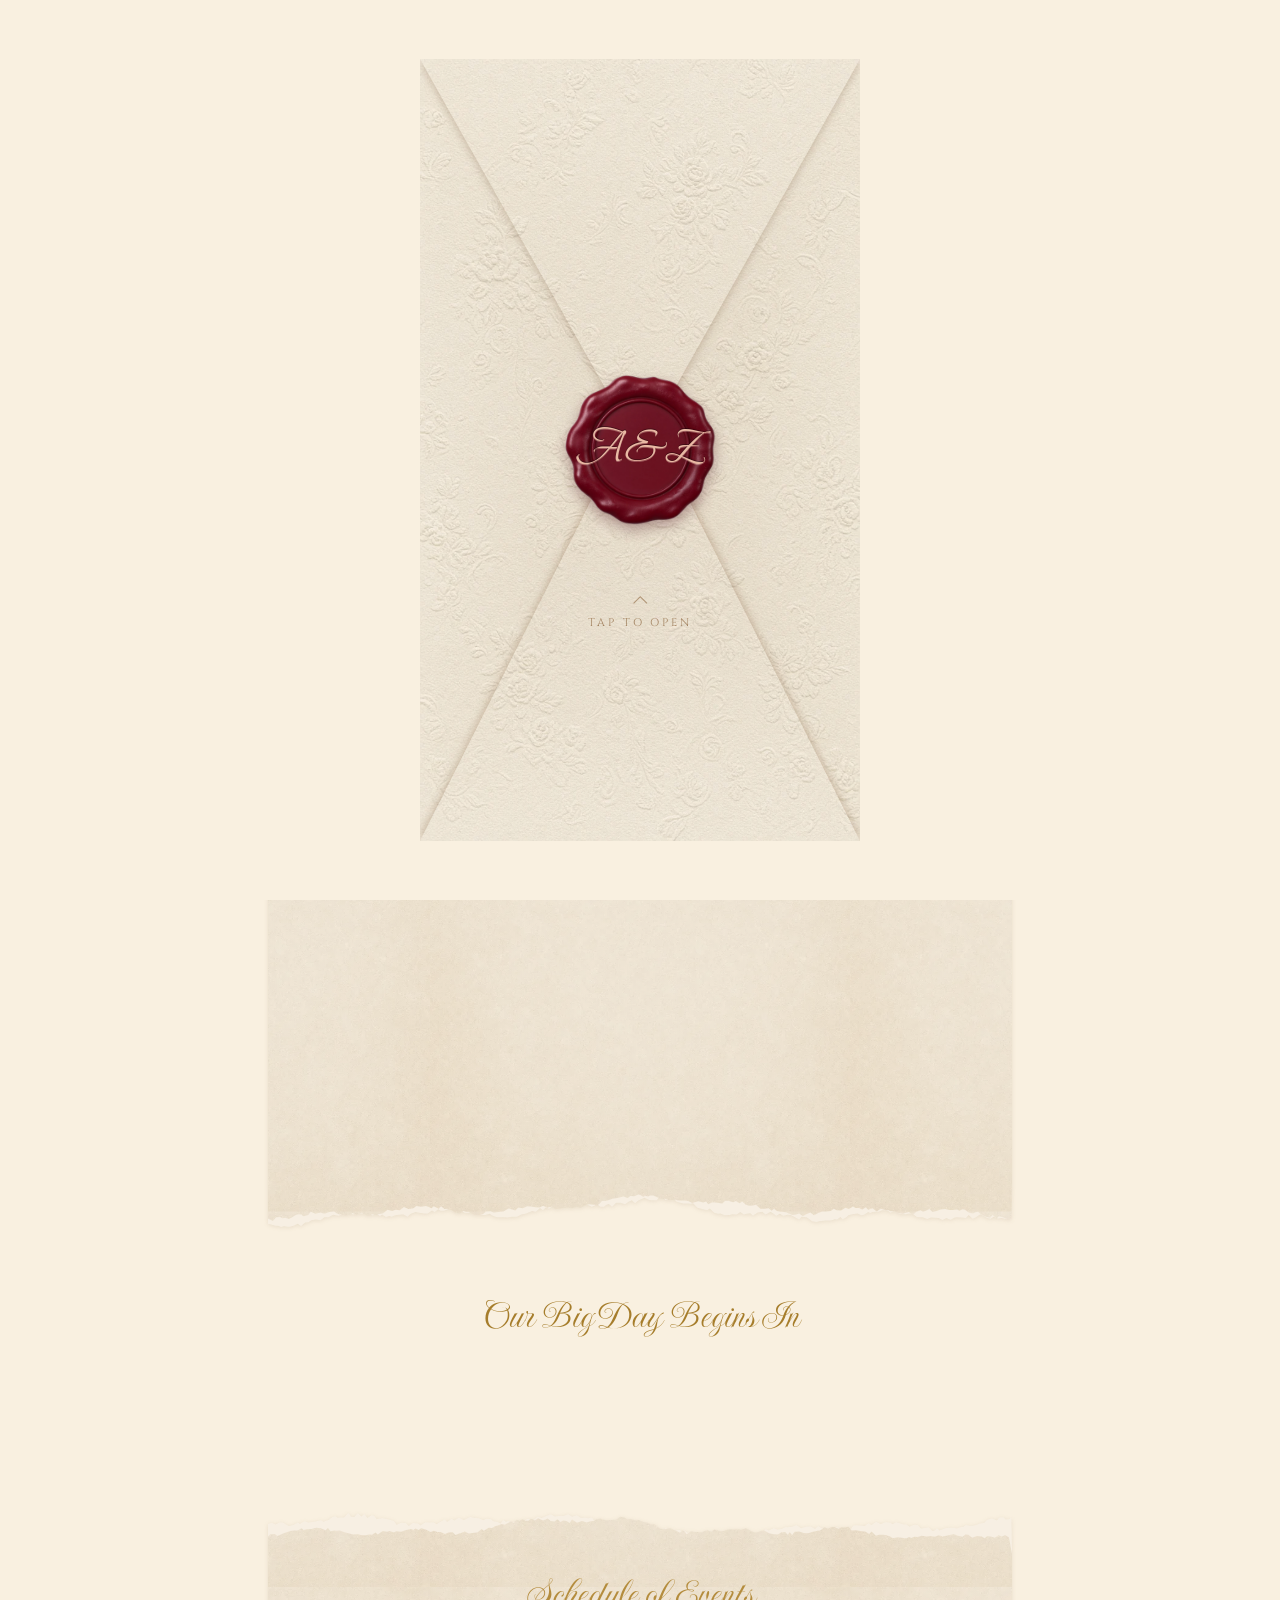
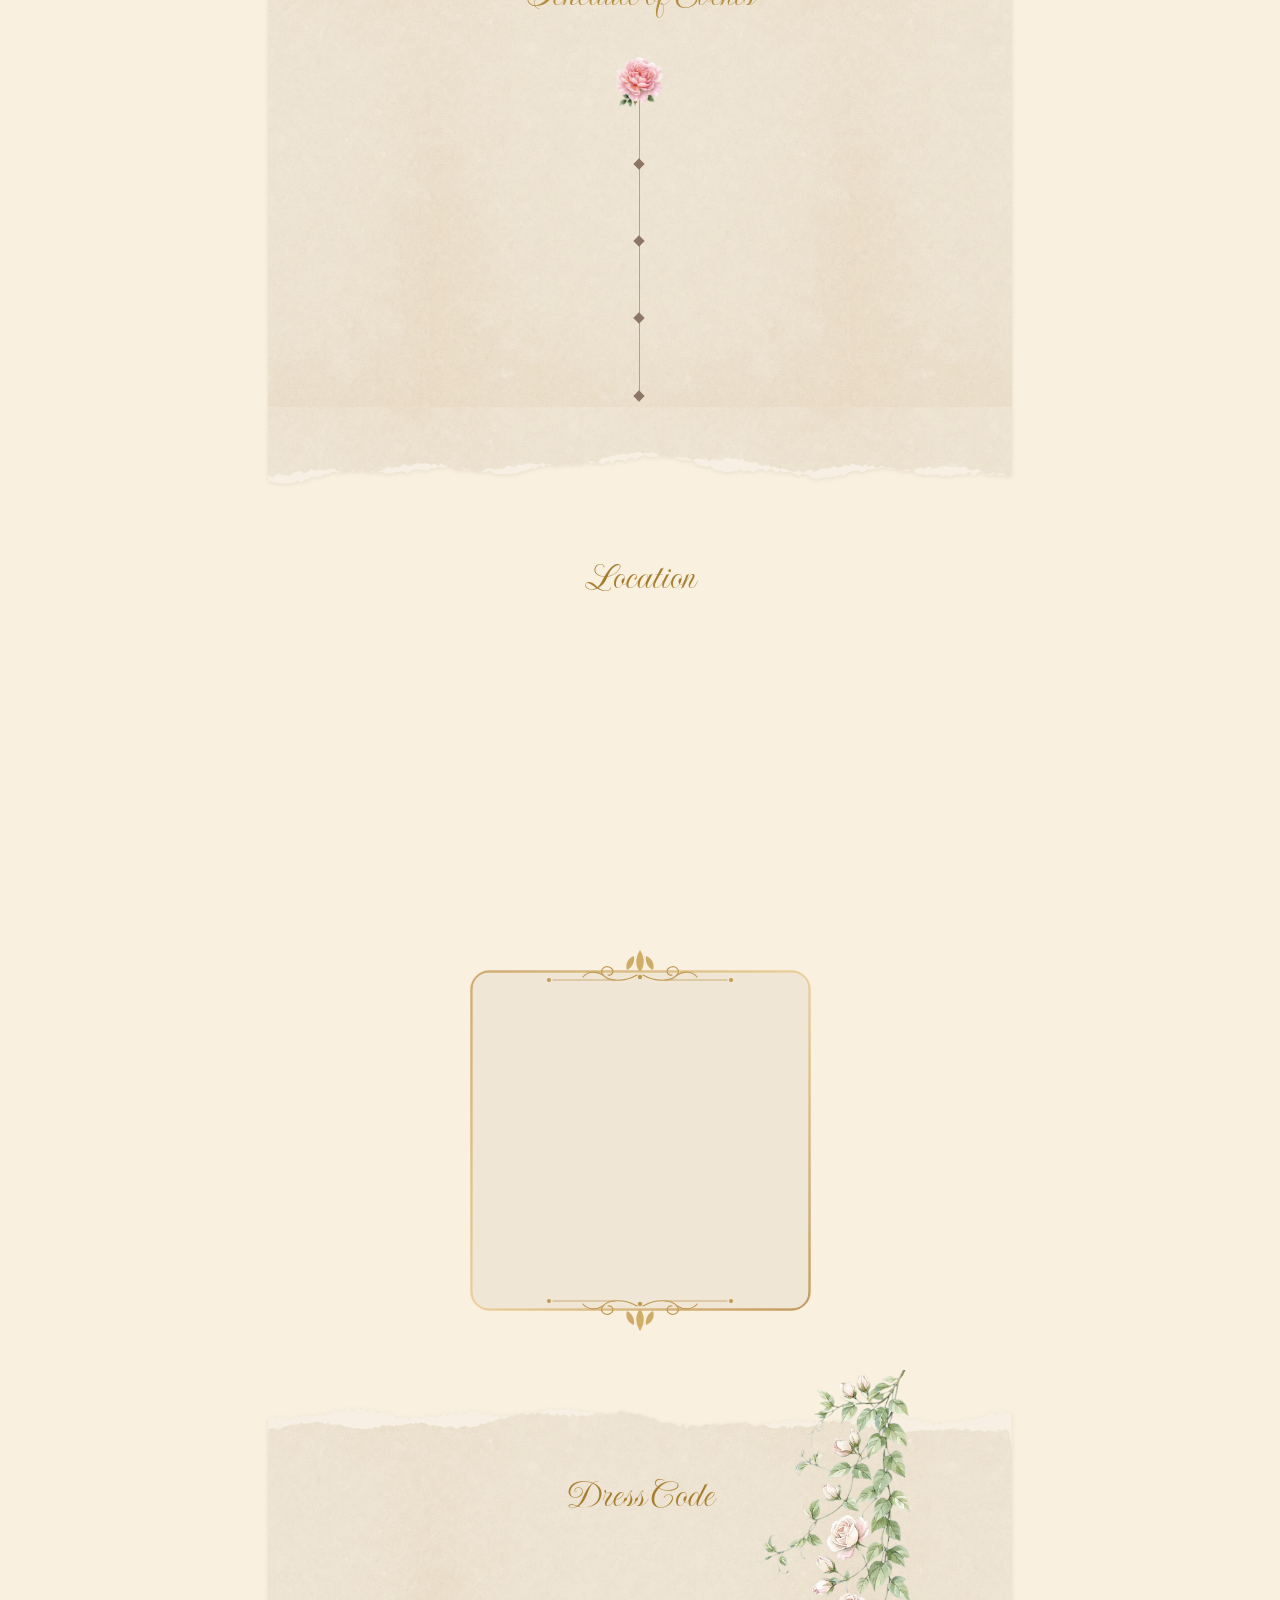
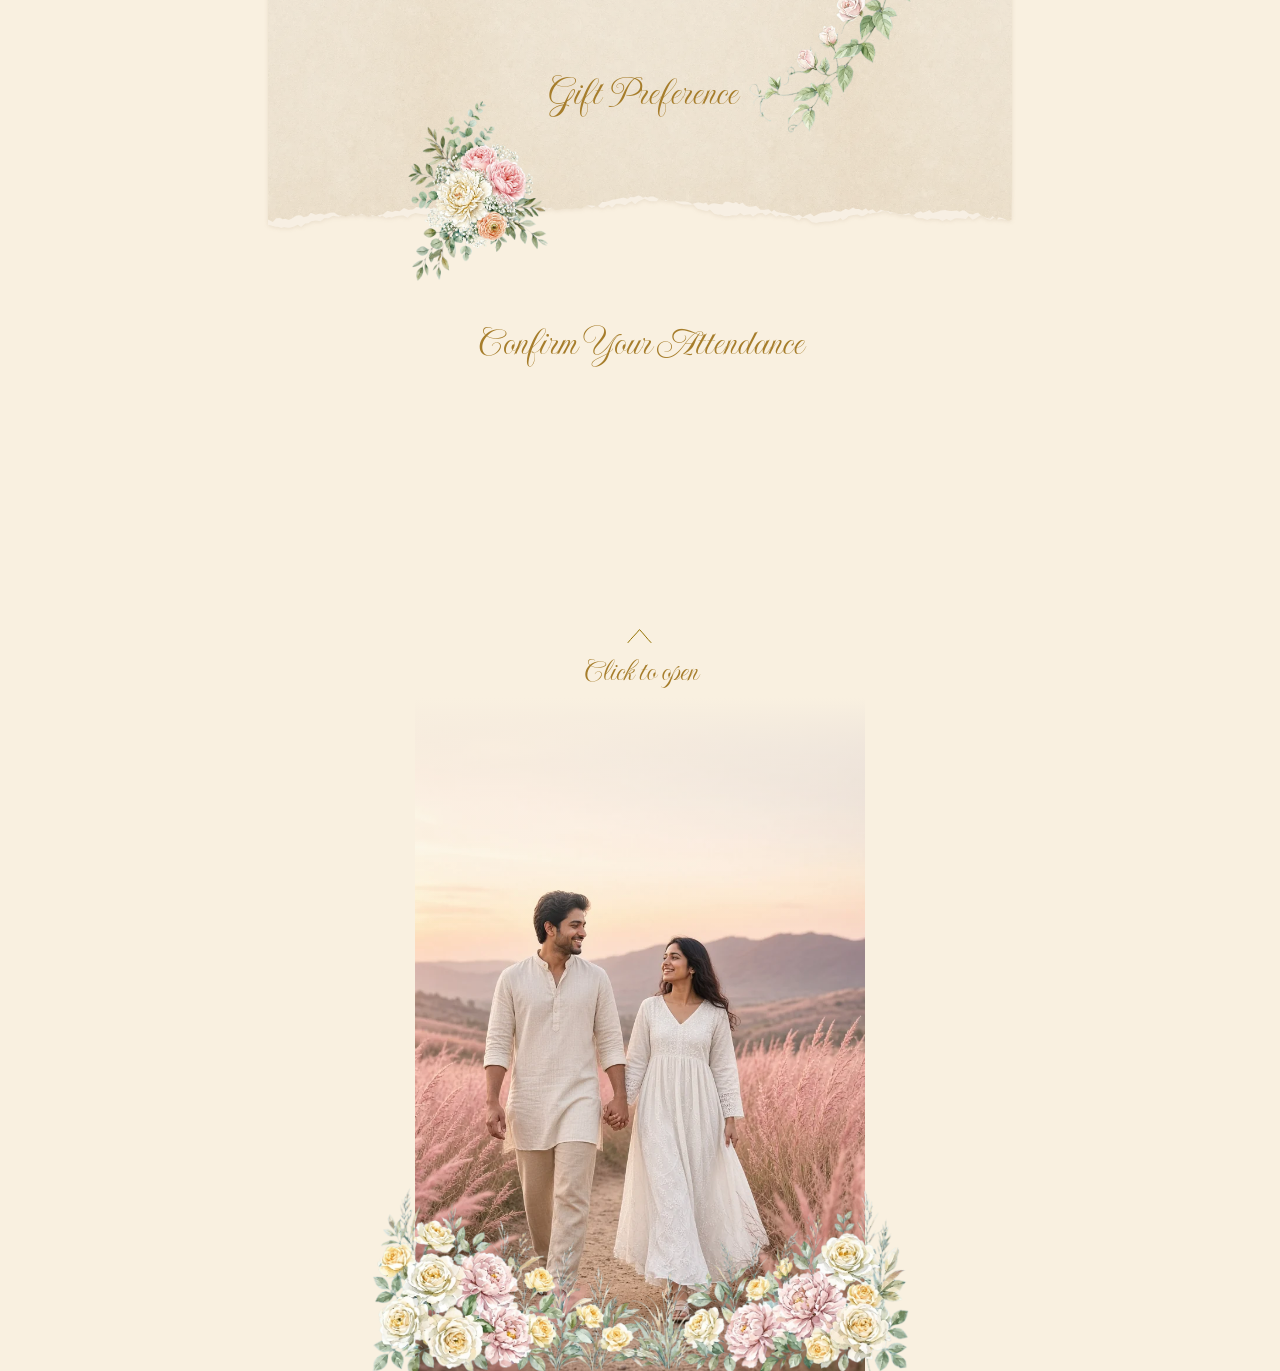
<file: index.html>
<!doctype html>
<html lang="en">
<head>
<meta charset="utf-8">
<meta name="viewport" content="width=device-width,initial-scale=1,viewport-fit=cover">
<meta name="theme-color" content="#f9f0e0">
<title>The Sacred Garden — Wedding Invitation</title>
<meta property="og:title" content="The Sacred Garden — Wedding Invitation">
<meta property="og:description" content="You are warmly invited. Tap to open the invitation.">
<link rel="preload" href="assets/fonts/BeauRivage-400-normal-latin.woff2" as="font" type="font/woff2" crossorigin>
<link rel="preload" href="assets/fonts/ImperialScript-400-normal-latin.woff2" as="font" type="font/woff2" crossorigin>
<link rel="stylesheet" href="assets/fonts/fonts.css">
<link rel="stylesheet" href="styles.css">
</head>
<body class="is-locked">
<audio id="bgm" loop preload="auto"></audio>

<!-- ============ ENVELOPE INTRO ============ -->
<div id="intro" aria-label="Open your invitation" role="button" tabindex="0">
  <div class="env" id="env">
    <div class="env__inside"></div>
    <div class="env__glow"></div>
    <div class="env__w env__w--lr"><div class="env__flap env__flap--l"></div></div>
    <div class="env__w env__w--lr"><div class="env__flap env__flap--r"></div></div>
    <div class="env__w env__w--b"><div class="env__flap env__flap--b"></div></div>
    <div class="env__top" id="envTop"><div class="env__flap env__flap--t"></div></div>
    <div class="env__seal" id="envSeal"><img src="assets/img/seal.webp" alt=""><span class="env__mono" data-bind="monogram">A&amp;Z</span></div>
  </div>
  <div class="tap"><div class="tap__chev"></div><div class="tap__lbl">Tap to open</div></div>
</div>

<button id="audioBtn" type="button" aria-label="Pause music">
  <svg class="i-pause" viewBox="0 0 24 24"><rect x="6" y="5" width="4" height="14" rx="1"/><rect x="14" y="5" width="4" height="14" rx="1"/></svg>
  <svg class="i-play" viewBox="0 0 24 24"><polygon points="5,3 19,12 5,21"/></svg>
</button>

<main id="page">
  <!-- ============ 1. HERO ============ -->
  <section class="sec s-hero" id="s-hero">
    <div class="a hero-art"><img data-src-k="hero_image" src="assets/img/hero.webp" alt=""><div class="petals" aria-hidden="true"><i></i><i></i><i></i><i></i><i></i><i></i><i></i><i></i></div></div>
    <div class="a hero-glow"></div>
    <p class="a t-script hero-label" data-hero data-bind="hero_label" data-opt>Wedding Day</p>
    <p class="a t-ovo hero-date" data-hero data-bind="date_short">24.01.27</p>
    <h1 class="a t-names hero-names" data-hero><span class="fit" data-bind="groom_name">Ayaan</span><span class="gap"></span><span class="fit" data-bind="bride_name">Zoya</span></h1>
    <p class="a t-script hero-amp" data-hero>&amp;</p>
    <a class="a t-script hero-scroll" href="#s-count">Scroll down</a>
    <svg class="a chev bob hero-chev" viewBox="0 0 25 15.86"><path d="M1 1C4.37 5.44 9.14 9.57 12.5 14C16.8 9.57 19.69 5.44 23.99 1" fill="none" stroke="#937100" stroke-linecap="round"/></svg>
    <img class="a sway sway--a hero-fl" src="assets/img/flowers_left.webp" alt="">
    <img class="a sway sway--b hero-fr" src="assets/img/flowers_right.webp" alt="">
    <div class="a paper paper--hero"></div>
    <p class="a blessing" data-bind="blessing" data-opt dir="auto"></p>
    <p class="a t-script tagline" data-anim="fadein" data-dur="1" data-bind="tagline" data-opt data-ml></p>
    <div class="a t-body invite" data-anim="fadein" data-dur="2" data-delay=".2"><span data-bind="invite_heading" data-opt></span><span data-bind="invite_message" data-opt data-ml></span></div>
  </section>

  <!-- ============ 2. COUNTDOWN ============ -->
  <section class="sec s-count" id="s-count">
    <h2 class="a t-script sec-title" data-bind="countdown_title" data-opt>Our Big Day Begins In</h2>
    <div class="a cd" id="cd" data-anim="fadeinup" data-dur="1" data-dist="100">
      <div class="cd__b" id="cd-d"><div class="cd__w"><div class="cd__n">00</div></div><div class="cd__l">Days</div></div>
      <div class="cd__s s1">:</div>
      <div class="cd__b" id="cd-h"><div class="cd__w"><div class="cd__n">00</div></div><div class="cd__l">Hours</div></div>
      <div class="cd__s s2">:</div>
      <div class="cd__b" id="cd-m"><div class="cd__w"><div class="cd__n">00</div></div><div class="cd__l">Minutes</div></div>
      <div class="cd__s s3">:</div>
      <div class="cd__b" id="cd-s"><div class="cd__w"><div class="cd__n">00</div></div><div class="cd__l">Seconds</div></div>
    </div>
    <p class="a t-body cd-done" id="cdDone" hidden>Today is the day!</p>
  </section>

  <!-- ============ 3. SCHEDULE ============ -->
  <section class="sec s-sched" id="s-sched" data-opt-sec="events">
    <div class="a paper paper--sched"></div>
    <h2 class="a t-script sec-title sched-title" data-bind="schedule_title">Schedule of Events</h2>
    <svg class="a orn-l" data-anim="fadeinleft" data-dur="2" data-dist="40" viewBox="0 0 79 41" preserveAspectRatio="none"><use href="#flourish"/></svg>
    <svg class="a orn-r" data-anim="fadeinright" data-dur="2" data-dist="40" viewBox="0 0 79 41" preserveAspectRatio="none"><use href="#flourish" transform="translate(79 0) scale(-1 1)"/></svg>
    <div class="tl" id="tl"><div class="a tl__line" id="tlLine"></div><img class="a tl__rose" id="tlRose" src="assets/img/rose.webp" alt=""></div>
  </section>

  <!-- ============ 4. LOCATION ============ -->
  <section class="sec s-loc" id="s-loc" data-opt-sec="venue">
    <h2 class="a t-script sec-title">Location</h2>
    <svg class="a loc-orn" data-anim="zoomin" data-dur="3" data-scale=".9" viewBox="0 0 92 28"><use href="#crest-sm"/></svg>
    <div class="petal-fall" aria-hidden="true"><i class="pf1"></i><i class="pf2"></i><i class="pf3"></i><i class="pf4"></i><i class="pf5"></i><i class="pf6"></i></div>
    <p class="a t-body loc-name" data-anim="fadeinup" data-dur="2" data-dist="40" data-bind="venue">Taj Falaknuma Palace</p>
    <p class="a t-body loc-addr" data-anim="fadeinup" data-dur="2" data-dist="40"><span data-bind="venue_address" data-opt data-prefix="Address: "></span></p>
    <img class="a loc-art" data-anim="zoomin" data-dur="1" data-scale=".9" src="assets/img/venue.webp" alt="">
  </section>

  <!-- ============ 5. MAP ============ -->
  <section class="sec s-map" id="s-map" data-opt-sec="venue">
    <svg class="a map-frame" viewBox="0 0 341 341"><defs><linearGradient id="gfr" x1="0" y1="0" x2="1" y2="1"><stop offset="0" stop-color="#c49a54"/><stop offset=".5" stop-color="#e6c88e"/><stop offset="1" stop-color="#b8863f"/></linearGradient></defs><rect x="1.5" y="1.5" width="338" height="338" rx="18" fill="none" stroke="url(#gfr)" stroke-width="2.4"/></svg>
    <div class="a map-box"><iframe id="mapFrame" title="Venue map" loading="lazy" referrerpolicy="no-referrer-when-downgrade" allowfullscreen></iframe><a class="map-open" id="mapOpen" target="_blank" rel="noopener">Open in Google Maps ↗</a></div>
    <svg class="a map-orn map-orn--t" viewBox="0 0 190 43"><use href="#crest"/></svg>
    <svg class="a map-orn map-orn--b" viewBox="0 0 190 43"><use href="#crest" transform="translate(0 43) scale(1 -1)"/></svg>
  </section>

  <!-- ============ 6. DRESS CODE & GIFTS ============ -->
  <section class="sec s-notes" id="s-notes">
    <div class="a paper paper--notes"></div>
    <img class="a sway sway--c notes-vine" src="assets/img/vine.webp" alt="">
    <img class="a sway sway--d notes-fl" src="assets/img/flowers_left.webp" alt="">
    <div class="notes" id="notes">
      <div class="note" data-opt-wrap="dress_code"><h2 class="t-script sec-title-in">Dress Code</h2><p class="t-body note__p" data-anim="fadeinup" data-dur="2" data-dist="40" data-bind="dress_code"></p></div>
      <div class="note" data-opt-wrap="gift_note"><h2 class="t-script sec-title-in">Gift Preference</h2><p class="t-body note__p" data-anim="fadeinup" data-dur="2" data-dist="40" data-bind="gift_note"></p></div>
    </div>
  </section>

  <!-- ============ 7. RSVP ============ -->
  <section class="sec s-rsvp" id="s-rsvp">
    <h2 class="a t-script sec-title">Confirm Your Attendance</h2>
    <p class="a t-body rsvp-p" data-anim="fadeinup" data-dur="2" data-dist="40" data-bind="rsvp_message" data-opt></p>
    <button class="a rsvp-seal" id="rsvpOpen" type="button" data-anim="zoomin" data-dur="1.5" data-delay=".5" data-scale=".9" aria-label="Open the RSVP form">
      <img src="assets/img/seal.webp" alt=""><span class="rsvp-seal__t">RSVP</span><svg class="rsvp-seal__o" viewBox="0 0 60 10"><use href="#tiny"/></svg>
    </button>
    <svg class="a chev bob rsvp-chev" viewBox="0 0 25 15.86"><path d="M1 14.5C4.37 10.1 9.14 5.9 12.5 1.5C16.8 5.9 19.69 10.1 23.99 14.5" fill="none" stroke="#937100" stroke-linecap="round"/></svg>
    <button class="a t-script bob rsvp-click" type="button" onclick="document.getElementById('rsvpOpen').click()">Click to open</button>
  </section>

  <!-- ============ 8. CLOSING ============ -->
  <section class="sec s-end" id="s-end">
    <img class="a end-photo" data-src-k="couple_photo" src="assets/img/couple.webp" alt="The couple">
    <div class="a end-fade"></div>
    <h2 class="a t-script sec-title end-title" data-anim="fadein" data-dur="1" data-bind="closing_line" data-opt></h2>
    <p class="a t-body end-names" data-anim="fadeinup" data-dur="2" data-dist="40" data-bind="names_and">Ayaan and Zoya</p>
    <img class="a sway sway--e end-border" src="assets/img/border.webp" alt="">
  </section>
  
</main>

<!-- ============ RSVP POPUP ============ -->
<div class="pop" id="pop" hidden role="dialog" aria-modal="true" aria-labelledby="popT">
  <button class="pop__x" id="popX" type="button" aria-label="Close dialog window"><svg width="23" height="23" viewBox="0 0 23 23"><g fill="#fff"><rect transform="translate(11.31 11.31) rotate(-45) translate(-11.31 -11.31)" x="10.31" y="-3.69" width="2" height="30"/><rect transform="translate(11.31 11.31) rotate(45) translate(-11.31 -11.31)" x="10.31" y="-3.69" width="2" height="30"/></g></svg></button>
  <form class="pop__box" id="rsvpForm" novalidate>
    <h3 id="popT">Confirm Your Attendance</h3>
    <p class="pop__d" data-bind="rsvp_by" data-opt></p>
    <label class="pf"><span>Your name</span><input name="name" required autocomplete="name"></label>
    <div class="pf"><span>Will you be attending?</span>
      <label class="rd"><input type="radio" name="att" value="Joyfully accepts" required><i></i>Joyfully accepts</label>
      <label class="rd"><input type="radio" name="att" value="Regretfully declines"><i></i>Regretfully declines</label></div>
    <label class="pf"><span>Number of guests attending</span><input name="guests" inputmode="numeric"></label>
    <label class="pf"><span>A song that gets you dancing</span><input name="song"></label>
    <label class="pf"><span>Children attending</span><small>Please share their names and ages.</small><input name="kids"></label>
    <p class="pop__err" id="popErr" hidden>Please add your name and choose an option.</p>
    <button class="pop__btn" type="submit"><span>Submit</span><i class="shine"></i></button>
    <p class="pop__ok" id="popOk" hidden>Thank you! WhatsApp will open with your reply — just press send.</p>
  </form>
</div>

<!-- SVG ornaments (original drawings) -->
<svg width="0" height="0" style="position:absolute" aria-hidden="true">
  <defs>
    <g id="flourish" fill="none" stroke="#b48c3d" stroke-width="1.3" stroke-linecap="round">
      <path d="M77 21 C60 21 50 17 40 13 C30 9 21 11 18 18 C15 25 22 30 27 26 C31 23 28 18 24 19"/>
      <path d="M40 13 C34 22 26 30 14 31 C8 31 4 28 3 24"/>
      <path d="M77 21 C64 22 56 26 50 31 C46 34 41 34 39 31"/>
      <path d="M58 19 c3 -6 9 -8 13 -6 c-3 5 -8 7 -13 6z" fill="#b48c3d" stroke="none"/>
      <path d="M48 28 c2 5 7 7 11 5 c-2 -4 -7 -6 -11 -5z" fill="#b48c3d" stroke="none"/>
      <circle cx="3" cy="24" r="1.6" fill="#b48c3d" stroke="none"/>
      <path d="M11 13 c-4 -3 -4 -8 0 -10 c3 3 3 7 0 10z" fill="#b48c3d" stroke="none" opacity=".85"/>
    </g>
    <g id="crest-sm" fill="none" stroke="#b48c3d" stroke-width="1.1" stroke-linecap="round">
      <path d="M46 6 c-3 5 -3 9 0 13 c3 -4 3 -8 0 -13z" fill="#c7a258" stroke="none"/>
      <path d="M2 18 H38 M54 18 H90" opacity=".7"/>
      <path d="M44 19 C38 26 28 26 24 21 C21 17 26 13 30 16 C33 18 31 22 28 21"/>
      <path d="M48 19 C54 26 64 26 68 21 C71 17 66 13 62 16 C59 18 61 22 64 21"/>
      <circle cx="46" cy="22" r="1.6" fill="#b48c3d" stroke="none"/>
    </g>
    <g id="crest" fill="none" stroke="#c19a52" stroke-width="1.2" stroke-linecap="round">
      <path d="M8 38 H70 M120 38 H182" opacity=".75"/>
      <circle cx="4" cy="38" r="2" fill="#c19a52" stroke="none"/><circle cx="186" cy="38" r="2" fill="#c19a52" stroke="none"/>
      <path d="M95 8 c-5 8 -5 16 0 22 c5 -6 5 -14 0 -22z" fill="#d1ad66" stroke="none"/>
      <path d="M89 14 c-6 2 -9 8 -7 14 c5 -2 8 -8 7 -14z M101 14 c6 2 9 8 7 14 c-5 -2 -8 -8 -7 -14z" fill="#c9a35b" stroke="none" opacity=".9"/>
      <path d="M92 33 C80 40 64 40 58 33 C54 28 60 22 66 26 C70 29 67 34 63 33"/>
      <path d="M98 33 C110 40 126 40 132 33 C136 28 130 22 124 26 C120 29 123 34 127 33"/>
      <path d="M58 33 C50 28 42 30 38 35 M132 33 C140 28 148 30 152 35"/>
      <circle cx="95" cy="35" r="2.2" fill="#c19a52" stroke="none"/>
    </g>
    <g id="tiny" fill="none" stroke="#d9b56c" stroke-width=".9" stroke-linecap="round">
      <path d="M2 5 H22 M38 5 H58"/><path d="M30 1.5 l3 3.5 -3 3.5 -3 -3.5z" fill="#d9b56c" stroke="none"/>
      <path d="M22 5 c2 -3 4 -3 5 0 M38 5 c-2 3 -4 3 -5 0"/>
    </g>
  </defs>
</svg>

<script src="assets/sample-data.js"></script>
<script src="assets/jfy-codec.js"></script>
<script src="assets/data-loader.js"></script>
<script src="script.js"></script>
</body>
</html>
</file>
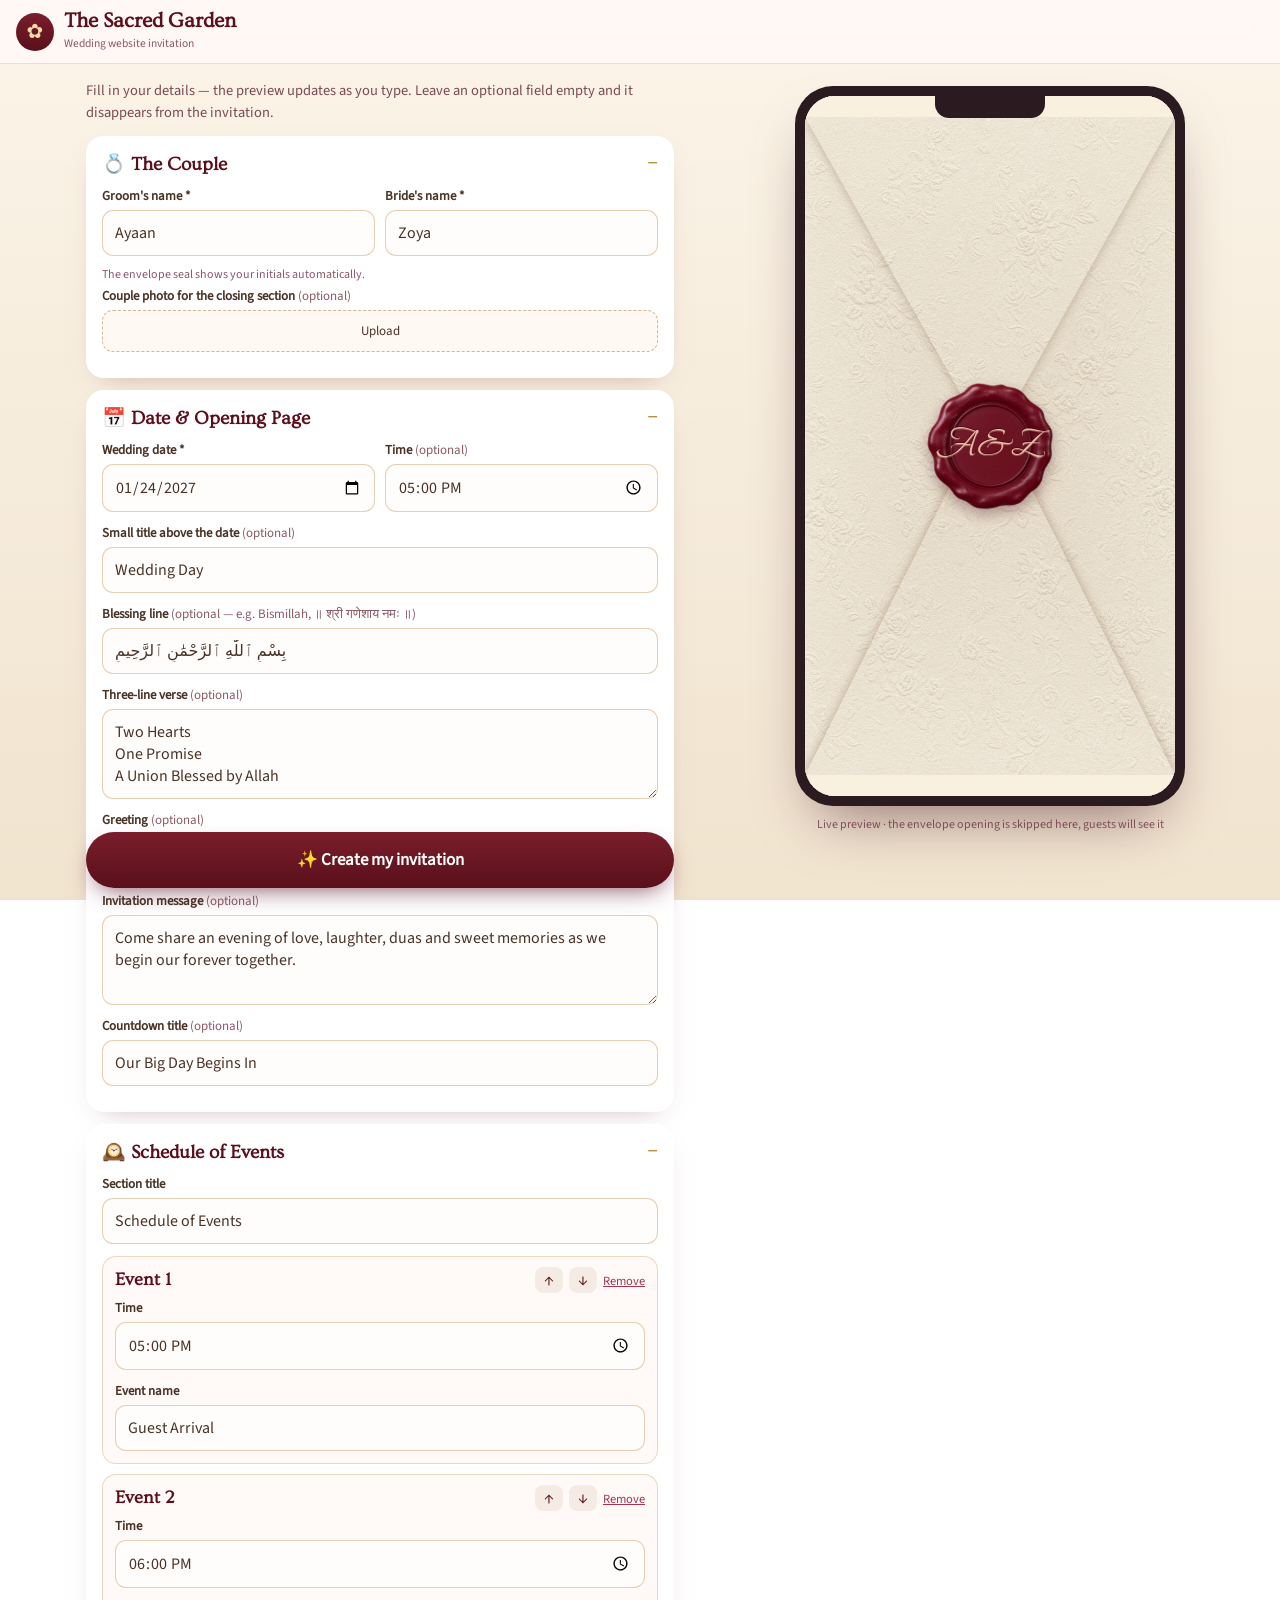
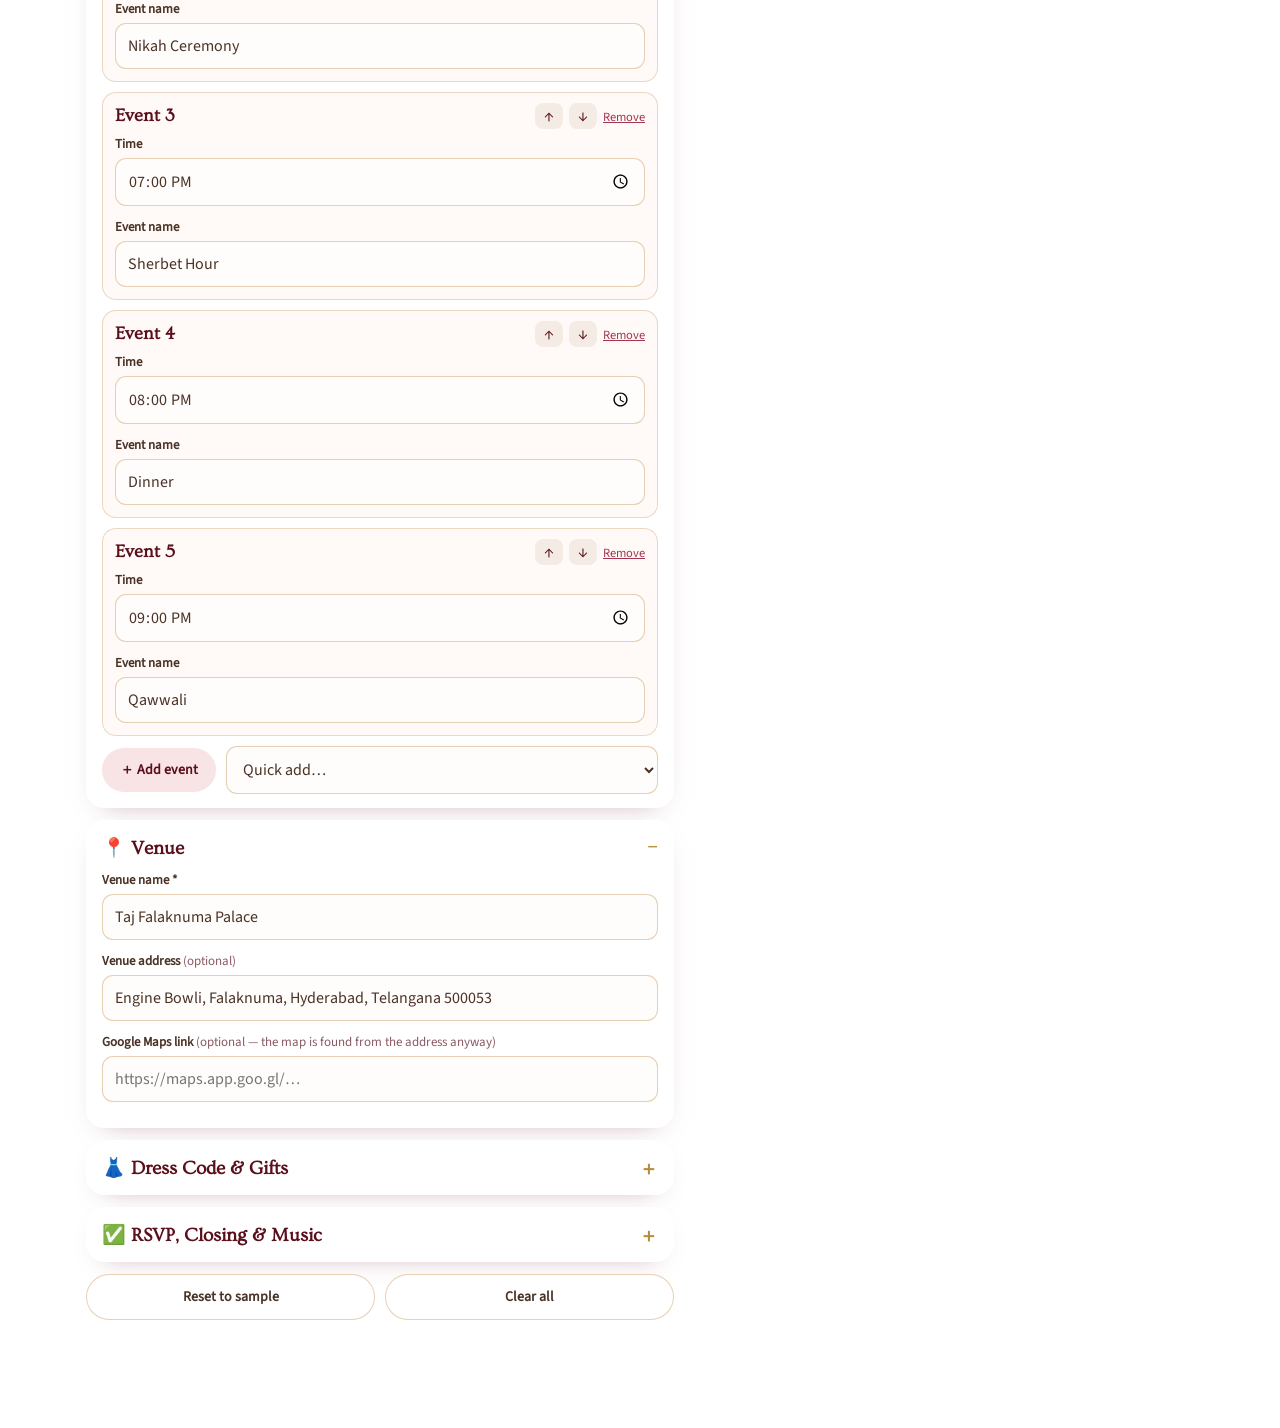
<file: edit.html>
<!doctype html>
<html lang="en">
<head>
<meta charset="utf-8">
<meta name="viewport" content="width=device-width,initial-scale=1,viewport-fit=cover">
<title>Customize your Sacred Garden invitation — Just For You</title>
<link rel="stylesheet" href="assets/fonts/fonts.css">
<link rel="stylesheet" href="assets/editor.css">
<style>:root{--c1:#5a0f1b;--c2:#b07a5a;--c3:#b48c3d;--c4:#4a3326;--mono:linear-gradient(180deg,#7a1e2c,#5a0f1b);--page:linear-gradient(180deg,#fbf4e8,#f1e4cf);--head:'Ovo';--script:'Imperial Script';--ui:'Source Sans 3'}.grp summary{font-size:19px}.sheet h2{font-size:40px}</style>
</head>
<body>
<header class="top">
  <div class="brand"><span class="brand__mono">✿</span><div><b>The Sacred Garden</b><small>Wedding website invitation</small></div></div>
  <nav class="tabs" role="tablist"><button type="button" class="tab on" data-view="form">✎ Edit</button><button type="button" class="tab" data-view="preview">👁 Preview</button></nav>
</header>
<div class="wrap">
  <form class="panel" id="ed" autocomplete="off" novalidate></form>
  <section class="preview" id="preview">
    <div class="phone"><div class="phone__notch"></div><iframe id="pv" title="Invitation preview"></iframe></div>
    <p class="pvnote">Live preview · the envelope opening is skipped here, guests will see it</p>
  </section>
</div>
<div class="sheet" id="sheet" hidden>
  <div class="sheet__card">
    <button type="button" class="sheet__x" id="sheetX" aria-label="Close">×</button>
    <div class="sheet__tick">✓</div>
    <h2>Your invitation is ready!</h2>
    <p>Share this link with your guests. Everything you typed is saved inside the link.</p>
    <div class="link"><input id="shareUrl" readonly aria-label="Your invitation link"><button type="button" class="btn btn--main" id="copyBtn">Copy</button></div>
    <p class="note" id="lenNote"></p>
    <div class="sheet__btns">
      <a class="btn btn--wa" id="waShare" target="_blank" rel="noopener">Share on WhatsApp</a>
      <a class="btn btn--ghost" id="openLink" target="_blank" rel="noopener">Open invitation ↗</a>
      <button type="button" class="btn btn--ghost" id="nativeShare" hidden>Share…</button>
    </div>
  </div>
</div>
<script src="assets/sample-data.js"></script>
<script>
window.JFY_FORM = {
  title: 'Wedding invitation', draftKey: 'jfy-sacred-garden-draft',
  shareText: function (d) { return 'You are invited to the wedding of ' + d.groom_name + ' & ' + d.bride_name + ' 💐'; },
  groups: [
    { title: '💍 The Couple', open: true, fields: [
      { k: 'groom_name', label: "Groom's name", req: true, max: 24, half: true },
      { k: 'bride_name', label: "Bride's name", req: true, max: 24, half: true },
      { type: 'note', text: 'The envelope seal shows your initials automatically.' },
      { k: 'couple_photo', label: 'Couple photo for the closing section', type: 'photo', maxpx: 900 }
    ]},
    { title: '📅 Date & Opening Page', open: true, fields: [
      { k: 'event_date', label: 'Wedding date', type: 'datetime', req: true },
      { k: 'hero_label', label: 'Small title above the date', max: 30, ph: 'Wedding Day' },
      { k: 'blessing', label: 'Blessing line', max: 60, hint: 'e.g. Bismillah, ॥ श्री गणेशाय नमः ॥' },
      { k: 'tagline', label: 'Three-line verse', type: 'textarea', rows: 3, max: 110 },
      { k: 'invite_heading', label: 'Greeting', max: 40 },
      { k: 'invite_message', label: 'Invitation message', type: 'textarea', rows: 3, max: 220 },
      { k: 'countdown_title', label: 'Countdown title', max: 34 }
    ]},
    { title: '🕰️ Schedule of Events', open: true, fields: [
      { k: 'schedule_title', label: 'Section title', max: 30, opt: false },
      { k: 'events', type: 'list', item: 'event', presetKey: 'name', presets: ['Guest Arrival', 'Nikah Ceremony', 'Baraat', 'Pheras', 'Varmala', 'Mocktail Hour', 'Dinner', 'Qawwali', 'Dance', 'Rukhsati'], fields: [
        { k: 'time', label: 'Time', type: 'time', opt: false },
        { k: 'name', label: 'Event name', max: 22, opt: false }
      ]}
    ]},
    { title: '📍 Venue', open: true, fields: [
      { k: 'venue', label: 'Venue name', req: true, max: 50 },
      { k: 'venue_address', label: 'Venue address', max: 110 },
      { k: 'venue_map_url', label: 'Google Maps link', type: 'url', hint: 'the map is found from the address anyway', ph: 'https://maps.app.goo.gl/…' }
    ]},
    { title: '👗 Dress Code & Gifts', fields: [
      { k: 'dress_code', label: 'Dress code note', type: 'textarea', rows: 2, max: 140 },
      { k: 'gift_note', label: 'Gift preference note', type: 'textarea', rows: 2, max: 120 }
    ]},
    { title: '✅ RSVP, Closing & Music', fields: [
      { k: 'rsvp_message', label: 'RSVP message', type: 'textarea', rows: 2, max: 140 },
      { k: 'rsvp_whatsapp', label: 'WhatsApp number for RSVPs', type: 'tel', max: 16, ph: '919876543210', hint: 'with country code' },
      { k: 'rsvp_deadline', label: 'Reply-by date', type: 'date' },
      { k: 'closing_line', label: 'Closing line', max: 40 },
      { k: 'music_enabled', label: 'Background music (soft piano)', type: 'toggle' }
    ]}
  ]
};
</script>
<script src="assets/jfy-codec.js"></script>
<script src="assets/editor.js"></script>
</body>
</html>
</file>
<file: assets/fonts/fonts.css>
@font-face {
  font-family: 'Amiri';
  font-style: normal;
  font-weight: 400;
  font-display: swap;
  src: url(Amiri-400-normal-arabic.woff2) format('woff2');
  unicode-range: U+0600-06FF, U+0750-077F, U+0870-0891, U+0897-08E1, U+08E3-08FF, U+200C-200E, U+2010-2011, U+204F, U+2E41, U+FB50-FDFF, U+FE70-FE74, U+FE76-FEFC, U+102E0-102FB, U+10E60-10E7E, U+10EC2-10EC7, U+10EC9-10EEE, U+10EF0-10EFF, U+1EE00-1EE03, U+1EE05-1EE1F, U+1EE21-1EE22, U+1EE24, U+1EE27, U+1EE29-1EE32, U+1EE34-1EE37, U+1EE39, U+1EE3B, U+1EE42, U+1EE47, U+1EE49, U+1EE4B, U+1EE4D-1EE4F, U+1EE51-1EE52, U+1EE54, U+1EE57, U+1EE59, U+1EE5B, U+1EE5D, U+1EE5F, U+1EE61-1EE62, U+1EE64, U+1EE67-1EE6A, U+1EE6C-1EE72, U+1EE74-1EE77, U+1EE79-1EE7C, U+1EE7E, U+1EE80-1EE89, U+1EE8B-1EE9B, U+1EEA1-1EEA3, U+1EEA5-1EEA9, U+1EEAB-1EEBB, U+1EEF0-1EEF1;
}
@font-face {
  font-family: 'Amiri';
  font-style: normal;
  font-weight: 400;
  font-display: swap;
  src: url(Amiri-400-normal-latin.woff2) format('woff2');
  unicode-range: U+0000-00FF, U+0131, U+0152-0153, U+02BB-02BC, U+02C6, U+02DA, U+02DC, U+0304, U+0308, U+0329, U+2000-206F, U+20AC, U+2122, U+2191, U+2193, U+2212, U+2215, U+FEFF, U+FFFD;
}
@font-face {
  font-family: 'Amiri';
  font-style: normal;
  font-weight: 700;
  font-display: swap;
  src: url(Amiri-700-normal-arabic.woff2) format('woff2');
  unicode-range: U+0600-06FF, U+0750-077F, U+0870-0891, U+0897-08E1, U+08E3-08FF, U+200C-200E, U+2010-2011, U+204F, U+2E41, U+FB50-FDFF, U+FE70-FE74, U+FE76-FEFC, U+102E0-102FB, U+10E60-10E7E, U+10EC2-10EC7, U+10EC9-10EEE, U+10EF0-10EFF, U+1EE00-1EE03, U+1EE05-1EE1F, U+1EE21-1EE22, U+1EE24, U+1EE27, U+1EE29-1EE32, U+1EE34-1EE37, U+1EE39, U+1EE3B, U+1EE42, U+1EE47, U+1EE49, U+1EE4B, U+1EE4D-1EE4F, U+1EE51-1EE52, U+1EE54, U+1EE57, U+1EE59, U+1EE5B, U+1EE5D, U+1EE5F, U+1EE61-1EE62, U+1EE64, U+1EE67-1EE6A, U+1EE6C-1EE72, U+1EE74-1EE77, U+1EE79-1EE7C, U+1EE7E, U+1EE80-1EE89, U+1EE8B-1EE9B, U+1EEA1-1EEA3, U+1EEA5-1EEA9, U+1EEAB-1EEBB, U+1EEF0-1EEF1;
}
@font-face {
  font-family: 'Amiri';
  font-style: normal;
  font-weight: 700;
  font-display: swap;
  src: url(Amiri-700-normal-latin.woff2) format('woff2');
  unicode-range: U+0000-00FF, U+0131, U+0152-0153, U+02BB-02BC, U+02C6, U+02DA, U+02DC, U+0304, U+0308, U+0329, U+2000-206F, U+20AC, U+2122, U+2191, U+2193, U+2212, U+2215, U+FEFF, U+FFFD;
}
@font-face {
  font-family: 'Beau Rivage';
  font-style: normal;
  font-weight: 400;
  font-display: swap;
  src: url(BeauRivage-400-normal-latin.woff2) format('woff2');
  unicode-range: U+0000-00FF, U+0131, U+0152-0153, U+02BB-02BC, U+02C6, U+02DA, U+02DC, U+0304, U+0308, U+0329, U+2000-206F, U+20AC, U+2122, U+2191, U+2193, U+2212, U+2215, U+FEFF, U+FFFD;
}
@font-face {
  font-family: 'Cinzel';
  font-style: normal;
  font-weight: 400;
  font-display: swap;
  src: url(Cinzel-400-normal-latin.woff2) format('woff2');
  unicode-range: U+0000-00FF, U+0131, U+0152-0153, U+02BB-02BC, U+02C6, U+02DA, U+02DC, U+0304, U+0308, U+0329, U+2000-206F, U+20AC, U+2122, U+2191, U+2193, U+2212, U+2215, U+FEFF, U+FFFD;
}
@font-face {
  font-family: 'Cinzel';
  font-style: normal;
  font-weight: 500;
  font-display: swap;
  src: url(Cinzel-500-normal-latin.woff2) format('woff2');
  unicode-range: U+0000-00FF, U+0131, U+0152-0153, U+02BB-02BC, U+02C6, U+02DA, U+02DC, U+0304, U+0308, U+0329, U+2000-206F, U+20AC, U+2122, U+2191, U+2193, U+2212, U+2215, U+FEFF, U+FFFD;
}
@font-face {
  font-family: 'Cormorant Garamond';
  font-style: normal;
  font-weight: 300;
  font-display: swap;
  src: url(CormorantGaramond-300-normal-latin.woff2) format('woff2');
  unicode-range: U+0000-00FF, U+0131, U+0152-0153, U+02BB-02BC, U+02C6, U+02DA, U+02DC, U+0304, U+0308, U+0329, U+2000-206F, U+20AC, U+2122, U+2191, U+2193, U+2212, U+2215, U+FEFF, U+FFFD;
}
@font-face {
  font-family: 'Cormorant Garamond';
  font-style: normal;
  font-weight: 400;
  font-display: swap;
  src: url(CormorantGaramond-400-normal-latin.woff2) format('woff2');
  unicode-range: U+0000-00FF, U+0131, U+0152-0153, U+02BB-02BC, U+02C6, U+02DA, U+02DC, U+0304, U+0308, U+0329, U+2000-206F, U+20AC, U+2122, U+2191, U+2193, U+2212, U+2215, U+FEFF, U+FFFD;
}
@font-face {
  font-family: 'Gilda Display';
  font-style: normal;
  font-weight: 400;
  font-display: swap;
  src: url(GildaDisplay-400-normal-latin.woff2) format('woff2');
  unicode-range: U+0000-00FF, U+0131, U+0152-0153, U+02BB-02BC, U+02C6, U+02DA, U+02DC, U+0304, U+0308, U+0329, U+2000-206F, U+20AC, U+2122, U+2191, U+2193, U+2212, U+2215, U+FEFF, U+FFFD;
}
@font-face {
  font-family: 'Imperial Script';
  font-style: normal;
  font-weight: 400;
  font-display: swap;
  src: url(ImperialScript-400-normal-latin.woff2) format('woff2');
  unicode-range: U+0000-00FF, U+0131, U+0152-0153, U+02BB-02BC, U+02C6, U+02DA, U+02DC, U+0304, U+0308, U+0329, U+2000-206F, U+20AC, U+2122, U+2191, U+2193, U+2212, U+2215, U+FEFF, U+FFFD;
}
@font-face {
  font-family: 'Ovo';
  font-style: normal;
  font-weight: 400;
  font-display: swap;
  src: url(Ovo-400-normal-latin.woff2) format('woff2');
  unicode-range: U+0000-00FF, U+0131, U+0152-0153, U+02BB-02BC, U+02C6, U+02DA, U+02DC, U+0304, U+0308, U+0329, U+2000-206F, U+20AC, U+2122, U+2191, U+2193, U+2212, U+2215, U+FEFF, U+FFFD;
}
@font-face {
  font-family: 'Source Sans 3';
  font-style: normal;
  font-weight: 400;
  font-display: swap;
  src: url(SourceSans3-400-normal-latin.woff2) format('woff2');
  unicode-range: U+0000-00FF, U+0131, U+0152-0153, U+02BB-02BC, U+02C6, U+02DA, U+02DC, U+0304, U+0308, U+0329, U+2000-206F, U+20AC, U+2122, U+2191, U+2193, U+2212, U+2215, U+FEFF, U+FFFD;
}
</file>
<file: styles.css>
/* The Sacred Garden — layout measured at 390px and centred like the reference artboard (all widths). */
[hidden]{display:none!important}
:root{--cream:#f9f0e0;--gold:#a67d2b;--gold2:#b48c3d;--brown:#6c513f;--brown2:#846f61;--wine:#5a0f1b;
  --f-names:'Beau Rivage',cursive;--f-script:'Imperial Script',cursive;--f-ovo:'Ovo',serif;--f-body:'Gilda Display','Cormorant Garamond',serif}
*{box-sizing:border-box;margin:0;padding:0}
html{-webkit-text-size-adjust:100%;scroll-behavior:smooth}
body{background:var(--cream);color:var(--brown);overflow-x:hidden;-webkit-tap-highlight-color:transparent}
body.is-locked{overflow:hidden;height:100vh}
img{display:block;max-width:none;user-select:none;-webkit-user-drag:none}
button{font:inherit;color:inherit;background:none;border:0;cursor:pointer}
a{color:inherit;text-decoration:none}
#page{position:relative;overflow:hidden}
.sec{position:relative;width:100%}
.a{position:absolute}
.t-script{font-family:var(--f-script);font-weight:400;color:var(--gold);text-align:center}
.t-ovo{font-family:var(--f-ovo);color:var(--gold);text-align:center}
.t-names{font-family:var(--f-names);font-weight:400;color:var(--gold);text-align:center}
.t-body{font-family:var(--f-body);font-weight:400;letter-spacing:-.02em;color:var(--brown);text-align:center}
.sec-title{left:0;right:0;font-size:41px;line-height:64px;height:64px;white-space:nowrap}
.sec-title-in{font-family:var(--f-script);font-weight:400;color:var(--gold);font-size:41px;line-height:64px;height:64px;white-space:nowrap}

/* ---------- torn parchment bands ---------- */
.paper{left:calc(50% - 372px);width:744px;filter:drop-shadow(0 1px 2px rgba(120,90,50,.12))}
.paper::before,.paper::after{content:"";position:absolute;left:0;right:0}
.paper::before{top:0;bottom:0;background:#f7efe3;
  -webkit-mask:url(assets/img/torn-top2.svg) top/100% 56px no-repeat,linear-gradient(#000,#000) center/100% calc(100% - 110px) no-repeat,url(assets/img/torn-bot2.svg) bottom/100% 56px no-repeat;
          mask:url(assets/img/torn-top2.svg) top/100% 56px no-repeat,linear-gradient(#000,#000) center/100% calc(100% - 110px) no-repeat,url(assets/img/torn-bot2.svg) bottom/100% 56px no-repeat}
.paper::after{top:7px;bottom:7px;background:linear-gradient(rgba(236,228,224,.42),rgba(236,228,224,.42)),url(assets/img/parchment.webp) center/420px,#ede1cf;
  -webkit-mask:url(assets/img/torn-top.svg) top/100% 50px no-repeat,linear-gradient(#000,#000) center/100% calc(100% - 98px) no-repeat,url(assets/img/torn-bot.svg) bottom/100% 50px no-repeat;
          mask:url(assets/img/torn-top.svg) top/100% 50px no-repeat,linear-gradient(#000,#000) center/100% calc(100% - 98px) no-repeat,url(assets/img/torn-bot.svg) bottom/100% 50px no-repeat}

/* ---------- 1. hero (1240) ---------- */
.s-hero{height:1240px}
.hero-art{top:0;left:calc(50% - 225px);width:450px;height:800px;overflow:hidden;
  -webkit-mask:linear-gradient(#000 0,#000 78%,transparent 96%);mask:linear-gradient(#000 0,#000 78%,transparent 96%)}
.hero-art img{width:450px;height:800px;object-fit:cover;opacity:.55;animation:kb 24s ease-in-out infinite alternate}
@keyframes kb{to{transform:scale(1.06)}}
.hero-glow{top:0;left:calc(50% - 225px);width:450px;height:676px;opacity:.5;background:radial-gradient(circle,#fff9eb 0%,rgba(255,231,192,0) 85%)}
.hero-art::after{content:"";position:absolute;inset:0;background:radial-gradient(ellipse 60% 45% at 50% 42%,rgba(249,240,224,.92),rgba(249,240,224,.35) 70%,rgba(249,240,224,.2))}
.hero-label{top:154px;left:0;right:0;font-size:40px;line-height:20px;height:37px;padding-top:8px}
.hero-date{top:196px;left:0;right:0;font-size:25px;line-height:13px;height:37px;padding-top:12px}
.hero-names{top:294px;left:0;right:0;height:168px;font-size:80px;line-height:56px}
.hero-names span{display:block;height:56px;white-space:nowrap}
.hero-amp{top:356px;left:calc(50% - 22px);width:55px;font-size:40px;line-height:44px;color:#a07b33}
.hero-scroll{top:518px;left:calc(50% - 158px);width:316px;font-size:32px;line-height:35px}
.chev{width:25px;height:16px;overflow:visible}
.hero-chev{top:558px;left:calc(50% - 12px)}
.hero-fl{top:568px;left:calc(50% - 237px);width:218px;height:334px;object-fit:contain;object-position:left bottom;transform-origin:0 100%}
.hero-fr{top:586px;left:calc(50% + 38px);width:210px;height:319px;object-fit:contain;object-position:right bottom;transform-origin:100% 100%}
.paper--hero{top:763px;height:477px}
.blessing{top:813px;left:calc(50% - 142px);width:283px;height:86px;font-family:'Amiri',serif;font-weight:700;font-size:31px;line-height:86px;color:var(--gold);text-align:center;white-space:nowrap}
.tagline{top:899px;left:0;right:0;font-size:41px;line-height:43px}
.invite{top:1050px;left:calc(50% - 153px);width:307px;font-size:21px;line-height:26px;color:#6a5140}
.invite span{display:block}
.petals{position:absolute;inset:0;pointer-events:none}
.petals i{position:absolute;top:-20px;width:11px;height:9px;border-radius:70% 0 70% 0;background:linear-gradient(135deg,#f6d3cf,#e8a9a4);opacity:0;animation:fall 11s linear infinite}
.petals i:nth-child(1){left:12%;animation-delay:0s}.petals i:nth-child(2){left:28%;animation-delay:2.5s;animation-duration:13s}
.petals i:nth-child(3){left:46%;animation-delay:5s}.petals i:nth-child(4){left:63%;animation-delay:1.2s;animation-duration:12s}
.petals i:nth-child(5){left:78%;animation-delay:3.8s}.petals i:nth-child(6){left:90%;animation-delay:7s;animation-duration:14s}
.petals i:nth-child(7){left:36%;animation-delay:8.5s}.petals i:nth-child(8){left:70%;animation-delay:9.6s;animation-duration:12s}
@keyframes fall{0%{opacity:0;transform:translate(0,0) rotate(0)}10%{opacity:.9}85%{opacity:.8}100%{opacity:0;transform:translate(60px,640px) rotate(420deg)}}

/* sway (Tilda "intoview" loops: scale + rotate, 2s each way) */
.sway{animation:2s ease-in-out infinite alternate}
.sway--a{animation-name:swA}.sway--b{animation-name:swB}.sway--c{animation-name:swC}.sway--d{animation-name:swD;animation-duration:1.5s}.sway--e{animation-name:swC}
@keyframes swA{to{scale:1.06;rotate:2deg}}@keyframes swB{to{scale:1.04;rotate:-2deg}}
@keyframes swC{to{scale:1.02;rotate:1deg}}@keyframes swD{0%{scale:1;rotate:0deg}33%{scale:1.04;rotate:1deg}66%{scale:.98;rotate:-2deg}100%{scale:1;rotate:0deg}}
.bob{animation:bob 1.1s ease-in-out infinite}
@keyframes bob{0%,100%{translate:0 0}55%{translate:0 5px}}

/* ---------- 2. countdown (247) ---------- */
.s-count{height:247px;margin-top:15px}
.s-count .sec-title{top:29px}
.cd{top:104px;left:calc(50% - 235px);width:470px;display:flex;justify-content:center;align-items:center;gap:6px}
.cd__b{text-align:center}
.cd__w{overflow:hidden;height:56px;display:flex;align-items:center;justify-content:center}
.cd__n{font:45px/1.2 var(--f-ovo);white-space:nowrap;display:block;
  background:linear-gradient(105deg,#b48c3d 0%,#b48c3d 25%,#cda95a 46%,#d8ba72 52%,#cda95a 58%,#b48c3d 75%,#b48c3d 100%);background-size:300% 100%;
  -webkit-background-clip:text;background-clip:text;-webkit-text-fill-color:transparent;color:transparent;clip-path:inset(0 100% 0 0);
  transition:transform .55s cubic-bezier(.25,.1,.25,1),opacity .55s ease}
.cd.on .cd__n{animation:ink 1.1s cubic-bezier(.4,0,.2,1) forwards,shim 4.5s ease-in-out 1.1s infinite}
.cd.on #cd-h .cd__n{animation-delay:.18s,1.28s}.cd.on #cd-m .cd__n{animation-delay:.36s,1.46s}.cd.on #cd-s .cd__n{animation-delay:.54s,1.64s}
@keyframes ink{to{clip-path:inset(0 0 0 0)}}
@keyframes shim{0%,100%{background-position:100% 0}50%{background-position:0 0}}
.cd__n.out{transform:translateY(-60%);opacity:0}.cd__n.in{transform:translateY(60%);opacity:0;transition:none}
.cd__l{font:400 19px var(--f-ovo);margin-top:8px;color:#b48c3d;opacity:0;transition:opacity .8s ease}
.cd.on .cd__l{opacity:.85}.cd.on #cd-d .cd__l{transition-delay:.9s}.cd.on #cd-h .cd__l{transition-delay:1.08s}.cd.on #cd-m .cd__l{transition-delay:1.26s}.cd.on #cd-s .cd__l{transition-delay:1.44s}
.cd__s{font:52px/1 var(--f-ovo);margin-top:-40px;color:#b48c3d;opacity:0;transition:opacity .6s ease}
.cd.on .cd__s{opacity:.9}.cd.on .s1{transition-delay:.25s}.cd.on .s2{transition-delay:.43s}.cd.on .s3{transition-delay:.61s}
.cd-done{top:120px;left:0;right:0;font-size:26px;color:var(--gold)}

/* ---------- 3. schedule ---------- */
.s-sched{height:570px;margin-top:15px}
.paper--sched{top:-20px;height:600px}
.sched-title{top:45px;color:var(--gold2)}
.orn-l,.orn-r{top:58px;width:60px;height:37px}
.orn-l{left:max(2px,calc(50% - 183px))}.orn-r{left:min(calc(100% - 62px),calc(50% + 122px))}
.tl{position:absolute;inset:0}
.tl__line{left:calc(50% - 1px);top:160px;width:1px;background:#9c8575;opacity:.7}
.tl__dot{position:absolute;left:calc(50% - 5px);width:8px;height:8px;background:#8c7666;rotate:45deg}
.tl__time{position:absolute;left:calc(50% - 156px);width:129px;font:30px/47px var(--f-ovo);color:var(--brown2);text-align:center;white-space:nowrap}
.tl__name{position:absolute;left:calc(50% + 42px);width:100px;font:20px/22px var(--f-body);letter-spacing:-.02em;color:var(--brown);text-align:center;overflow-wrap:break-word}
.tl__rose{left:calc(50% - 28px);top:140px;width:55px;height:50px;object-fit:contain;z-index:2;will-change:transform}

/* ---------- 4. location (421) ---------- */
.s-loc{height:421px;margin-top:30px}
.s-loc .sec-title{top:28px}
.loc-orn{top:82px;left:calc(50% - 48px);width:92px;height:28px}
.loc-name{top:112px;left:calc(50% - 160px);width:320px;font-size:20px;line-height:31px}
.loc-addr{top:149px;left:calc(50% - 154px);width:308px;font-size:17px;line-height:21px}
.loc-art{top:222px;left:calc(50% - 189px);width:378px;height:200px;object-fit:contain}
.petal-fall{position:absolute;inset:0;pointer-events:none;z-index:4}
.petal-fall i{position:absolute;width:30px;height:24px;background:radial-gradient(ellipse at 30% 30%,#fbe3e0,#eab1ab 70%);border-radius:80% 10% 80% 10%;box-shadow:inset -2px -2px 4px rgba(190,110,110,.25);opacity:0}
.pf1{top:20px;left:calc(50% + 140px)}.pf2{top:11px;left:calc(50% - 118px)}.pf3{top:127px;left:calc(50% - 189px)}.pf4{top:144px;left:calc(50% + 172px)}.pf5{top:260px;left:calc(50% - 170px)}.pf6{top:284px;left:calc(50% + 95px)}
.s-loc.seen .petal-fall i{animation:8s ease-in forwards}
.s-loc.seen .pf1{animation-name:pfa}.s-loc.seen .pf2{animation-name:pfb}.s-loc.seen .pf3{animation-name:pfc;animation-duration:9s}.s-loc.seen .pf4{animation-name:pfd}.s-loc.seen .pf5{animation-name:pfe;animation-duration:3s}.s-loc.seen .pf6{animation-name:pff;animation-duration:2s}
@keyframes pfa{0%{opacity:1}37%{transform:translate(27px,163px) rotate(-6deg)}75%{opacity:.8;transform:translate(60px,341px) rotate(-7deg)}100%{opacity:0;transform:translate(77px,381px) rotate(2deg)}}
@keyframes pfb{0%{opacity:1}37%{transform:translate(-39px,163px) rotate(-6deg)}75%{opacity:.8;transform:translate(-69px,341px) rotate(2deg)}100%{opacity:0;transform:translate(-77px,381px) rotate(2deg)}}
@keyframes pfc{0%{opacity:1}33%{transform:translate(29px,73px) rotate(-6deg)}78%{opacity:1;transform:translate(57px,204px) rotate(-6deg)}100%{opacity:0;transform:translate(67px,224px) rotate(-6deg)}}
@keyframes pfd{0%{opacity:1}37%{transform:translate(-39px,133px) rotate(-6deg)}75%{opacity:1;transform:translate(-69px,221px) rotate(2deg)}100%{opacity:0;transform:translate(-99px,251px) rotate(2deg)}}
@keyframes pfe{0%{opacity:1}100%{opacity:0;transform:translate(39px,83px) rotate(-12deg)}}
@keyframes pff{0%{opacity:1}100%{opacity:0;transform:translate(-39px,73px) rotate(-6deg)}}

/* ---------- 5. map (343) ---------- */
.s-map{height:343px;margin-top:30px}
.map-frame{top:2px;left:calc(50% - 170px);width:341px;height:341px;opacity:.8}
.map-box{top:5px;left:calc(50% - 167px);width:335px;height:335px;border-radius:15px;overflow:hidden;background:#efe6d6}
.map-box iframe{width:100%;height:100%;border:0;display:block}
.map-open{position:absolute;right:8px;top:8px;font:12px/1 'Source Sans 3',sans-serif;background:rgba(255,255,255,.92);color:#5a3f2e;padding:7px 10px;border-radius:999px;box-shadow:0 2px 6px rgba(0,0,0,.15)}
.map-orn{left:calc(50% - 95px);width:190px;height:43px}
.map-orn--t{top:-26px}.map-orn--b{top:328px}

/* ---------- 6. dress code & gifts ---------- */
.s-notes{height:491px;margin-top:60px}
.notes-rose{top:-181px;left:calc(50% - 254px);width:118px;height:109px;object-fit:contain}
.paper--notes{top:20px;height:452px}
.notes-vine{top:-1px;left:calc(50% - 5px);width:276px;height:363px;object-fit:contain;object-position:right top;transform-origin:100% 0;z-index:1}
.notes-fl{top:330px;left:calc(50% - 232px);width:190px;height:180px;object-fit:contain;object-position:left bottom;transform-origin:0 100%;z-index:1}
.notes{position:absolute;top:92px;left:calc(50% - 160px);width:320px;text-align:center;z-index:2}
.note+.note{margin-top:43px}
.note h2{margin:0 -120px 13px}
.note__p{font-size:21px;line-height:26px;padding:0 10px}

/* ---------- 7. RSVP (438) ---------- */
.s-rsvp{height:438px}
.s-rsvp .sec-title{top:51px}
.rsvp-p{top:134px;left:calc(50% - 186px);width:372px;font-size:21px;line-height:26px}
.rsvp-seal{top:217px;left:calc(50% - 95px);width:190px;height:133px;display:grid;place-items:center}
.rsvp-seal img{grid-area:1/1;width:124px;height:124px;object-fit:contain;filter:drop-shadow(0 6px 8px rgba(90,15,27,.25));transition:transform .3s}
.rsvp-seal:hover img{transform:scale(1.04)}
.rsvp-seal__t{grid-area:1/1;position:relative;font:500 23px/1 'Cinzel',serif;letter-spacing:.04em;margin-top:-8px;background:linear-gradient(180deg,#f3d9a0,#c99a4e 60%,#e4c07c);-webkit-background-clip:text;background-clip:text;color:transparent;text-shadow:0 1px 0 rgba(0,0,0,.05)}
.rsvp-seal__o{grid-area:1/1;position:relative;width:46px;height:8px;margin-top:30px}
.rsvp-chev{top:368px;left:calc(50% - 13px)}
.rsvp-click{top:387px;left:calc(50% - 112px);width:224px;font-size:32px;line-height:50px}

/* ---------- 8. closing (673) ---------- */
.s-end{height:673px}
.end-photo{top:0;left:calc(50% - 225px);width:450px;height:675px;object-fit:cover;object-position:50% 30%}
.end-fade{top:0;left:calc(50% - 226px);width:451px;height:237px;background:linear-gradient(0deg,rgba(232,221,207,0) 0%,#f9f0e0 100%)}
.end-title{top:12px}
.end-names{top:73px;left:calc(50% - 180px);width:360px;font-size:28px;line-height:45px;color:var(--gold)}
.end-border{top:466px;left:calc(50% - 268px);width:537px;height:210px;object-fit:contain;object-position:50% 100%;transform-origin:50% 100%}
.credit{position:relative;padding:14px 18px 90px;font:11px/1.5 'Source Sans 3',sans-serif;color:#9b8572;text-align:center;background:var(--cream)}

/* ---------- entrance animations (Tilda-style) ---------- */
[data-anim]{opacity:0;transition-property:opacity,translate,scale;transition-timing-function:ease;transition-duration:var(--dur,1s);transition-delay:var(--delay,0s)}
[data-anim=fadeinup]{translate:0 var(--dist,30px)}
[data-anim=fadeinleft]{translate:calc(var(--dist,40px) * -1) 0}
[data-anim=fadeinright]{translate:var(--dist,40px) 0}
[data-anim=zoomin]{scale:var(--scale,.9)}
[data-anim].in{opacity:1;translate:0 0;scale:1}
[data-hero]{opacity:0;translate:0 30px;transition:opacity 2s ease,translate 2s ease}
body.revealed [data-hero]{opacity:1;translate:0 0}

/* ---------- envelope intro ---------- */
#intro{position:fixed;inset:0;z-index:9999;background:#f9f0e0;display:flex;align-items:center;justify-content:center;cursor:pointer;user-select:none;transition:opacity 1.4s ease;outline:none}
#intro.gone{opacity:0;pointer-events:none}
.env{position:relative;width:min(100vw,440px);aspect-ratio:720/1280;max-height:100vh;overflow:hidden;background:#efe3d0}
.env__inside{position:absolute;inset:0;background:radial-gradient(ellipse 60% 38% at 50% 10%,#fff6e6,#f3e2c6 55%,#e2cfb0)}
.env__glow{position:absolute;inset:0;opacity:0;background:radial-gradient(ellipse 45% 30% at 50% 30%,rgba(255,214,150,.95),rgba(255,190,110,.35) 45%,transparent 70%);mix-blend-mode:screen;transition:opacity 1.2s}
.env__w{position:absolute;inset:0}
.env__w--lr{filter:drop-shadow(0 0 3px rgba(120,85,50,.28))}
.env__w--b{filter:drop-shadow(0 -3px 4px rgba(120,85,50,.32))}
.env__flap{position:absolute;inset:0;background:linear-gradient(rgba(236,218,190,.28),rgba(236,218,190,.28)),url(assets/img/emboss.webp) center/cover,#f0e6d6}
.env__flap--l{clip-path:polygon(0 0,52% 47%,0 100%)}
.env__flap--l::after,.env__flap--r::after,.env__flap--b::after,.env__flap--t::after{content:"";position:absolute;inset:0}
.env__flap--l::after{background:linear-gradient(90deg,rgba(255,255,255,.08),rgba(140,105,70,.16))}
.env__flap--r{clip-path:polygon(100% 0,48% 47%,100% 100%)}
.env__flap--r::after{background:linear-gradient(270deg,rgba(255,255,255,.05),rgba(140,105,70,.2))}
.env__flap--b{clip-path:polygon(0 100%,50% 44%,100% 100%)}
.env__flap--b::after{background:linear-gradient(0deg,rgba(255,255,255,.12),rgba(150,115,80,.18))}
.env__flap--t::after{background:linear-gradient(180deg,rgba(255,255,255,.1),rgba(150,115,80,.12))}
.env__top{position:absolute;inset:0;transform-origin:50% 0;z-index:3;filter:drop-shadow(0 3px 4px rgba(110,80,50,.28));transition:transform 2.2s cubic-bezier(.55,.05,.3,1),filter 1s}
.env__flap--t{clip-path:polygon(0 0,100% 0,50% 50%)}
.env__seal{position:absolute;z-index:4;left:50%;top:50%;width:34%;aspect-ratio:1;translate:-50% -50%;display:grid;place-items:center;transition:top 2.2s cubic-bezier(.55,.05,.3,1),filter .6s}
.env__seal img{grid-area:1/1;width:100%;height:100%;object-fit:contain;filter:drop-shadow(0 6px 7px rgba(70,10,20,.35))}
.env__mono{grid-area:1/1;position:relative;font:400 clamp(30px,10vw,44px)/1 var(--f-names);color:#e9b9a4;margin-top:-4px;text-shadow:0 -1px 0 rgba(0,0,0,.35),0 1px 0 rgba(255,220,200,.35);white-space:nowrap}
#intro.opening .env__seal{animation:sealGlow 1.6s ease-in-out forwards}
@keyframes sealGlow{0%{filter:none}35%{filter:drop-shadow(0 0 6px #ffb070) drop-shadow(0 0 16px rgba(255,140,60,.95)) brightness(1.18)}100%{filter:drop-shadow(0 0 5px rgba(255,160,90,.6))}}
#intro.opening .env__top{transform:scaleY(.22);transition-delay:.6s;filter:drop-shadow(0 3px 3px rgba(255,170,80,.95)) drop-shadow(0 6px 14px rgba(255,150,60,.7))}
#intro.opening .env__seal{top:13%;transition-delay:.6s}
#intro.opening .env__glow{opacity:1;transition-delay:.7s}
.tap{position:absolute;bottom:30%;left:50%;transform:translateX(-50%);display:flex;flex-direction:column;align-items:center;gap:7px;animation:tapIn 1.2s .8s both;z-index:5}
@keyframes tapIn{from{opacity:0;transform:translateX(-50%) translateY(6px)}to{opacity:1;transform:translateX(-50%)}}
.tap__lbl{font:11px 'Cinzel',Georgia,serif;letter-spacing:.26em;text-transform:uppercase;color:rgba(140,100,60,.75);animation:pulse 2.4s 1.6s ease-in-out infinite;white-space:nowrap}
@keyframes pulse{0%,100%{opacity:.45;letter-spacing:.26em}50%{opacity:1;letter-spacing:.3em}}
.tap__chev{width:10px;height:10px;border-right:1.5px solid rgba(140,100,60,.6);border-top:1.5px solid rgba(140,100,60,.6);transform:rotate(-45deg);animation:chev 2.4s 1.9s ease-in-out infinite}
@keyframes chev{0%,100%{transform:rotate(-45deg);opacity:.6}50%{transform:rotate(-45deg) translate(2px,-2px);opacity:1}}
#intro.opening .tap{opacity:0;transition:opacity .4s}

/* ---------- audio button ---------- */
#audioBtn{position:fixed;bottom:20px;right:20px;width:60px;height:60px;border-radius:50%;background:var(--wine);display:flex;align-items:center;justify-content:center;z-index:9000;box-shadow:0 4px 6px rgba(0,0,0,.1);opacity:0;visibility:hidden;transition:opacity .3s}
#audioBtn.show{opacity:1;visibility:visible}
#audioBtn svg{width:30px;height:30px;fill:#fff}
#audioBtn .i-play{display:none}#audioBtn.paused .i-play{display:block}#audioBtn.paused .i-pause{display:none}

/* ---------- RSVP popup ---------- */
.pop{position:fixed;inset:0;z-index:9500;background:rgba(0,0,0,.8);overflow-y:auto;-webkit-overflow-scrolling:touch;padding:38px 0 0;animation:popIn .3s ease}
@keyframes popIn{from{opacity:0}}
.pop__x{position:fixed;top:8px;right:8px;width:23px;height:23px;z-index:2}
.pop__box{position:relative;width:min(100% - 0px,560px);margin:0 auto 40px;background:#fffaf8;border-radius:5px;padding:16px 20px 40px;font-family:'Times New Roman',Times,serif;color:#000;animation:popUp .35s ease}
@keyframes popUp{from{transform:translateY(24px);opacity:0}}
.pop__box h3{font-weight:400;font-size:22px;line-height:1.35;text-align:center;color:#4f4f4f;margin-top:4px}
.pop__d{text-align:center;font-size:18px;line-height:1.35;margin:4px 0 20px}
.pf{display:block;margin-bottom:22px;font-size:18px}
.pf>span{display:block;margin-bottom:9px}
.pf small{display:block;font:13px/1.4 'Source Sans 3',sans-serif;color:#4f4f4f;margin:-4px 0 10px}
.pf input:not([type=radio]){display:block;width:100%;height:50px;border:1px solid #c9c9c9;border-radius:5px;padding:0 14px;font:16px 'Times New Roman',Times,serif;color:#4f4f4f;background:#fff;outline:none}
.pf input:focus{border-color:#8b6a52}
.rd{display:flex;align-items:center;gap:8px;font:14px/1 'Source Sans 3',sans-serif;margin:0 0 9px;cursor:pointer}
.rd input{position:absolute;opacity:0}
.rd i{width:20px;height:20px;border-radius:50%;border:2px solid #000;opacity:.6;position:relative;flex:none}
.rd input:checked+i{opacity:1}.rd input:checked+i::after{content:"";position:absolute;inset:3px;border-radius:50%;background:#000}
.pop__btn{position:relative;overflow:hidden;width:100%;height:50px;border-radius:20px;background:var(--wine);color:#f6f1e8;font:20px 'Times New Roman',Times,serif;margin-top:4px}
.pop__btn .shine{position:absolute;top:0;left:30px;width:45px;height:100%;background:linear-gradient(90deg,rgba(255,255,255,.1),rgba(255,255,255,.4));transform:skewX(-45deg) translateX(-85px);animation:shine 3s linear infinite}
@keyframes shine{0%{transform:skewX(-45deg) translateX(-120px)}30%,100%{transform:skewX(-45deg) translateX(600px)}}
.pop__err{color:#b3261e;font:14px 'Source Sans 3',sans-serif;margin:-8px 0 12px}
.pop__ok{font:15px/1.5 'Source Sans 3',sans-serif;color:#2e6b3a;text-align:center;margin-top:14px}
@media (min-width:640px){.pop{padding-top:60px}.pop__x{top:20px;right:20px}}
@media (prefers-reduced-motion:reduce){*{animation-duration:.01s!important;animation-iteration-count:1!important;transition-duration:.01s!important}}
</file>
<file: assets/editor.css>
[hidden]{display:none!important}
:root{--wine:var(--c1,#74203b);--rose:var(--c2,#c96a7c);--gold:var(--c3,#c9975a);--ink:var(--c4,#4b2430);--bg:#fbf1f0}
*{box-sizing:border-box;margin:0;padding:0}
body{font-family:'Josefin Sans',system-ui,sans-serif;color:var(--ink);background:linear-gradient(180deg,#fbeeee,#f3dcdd) fixed;min-height:100vh}
button,input,select,textarea{font:inherit;color:inherit}
.top{position:sticky;top:0;z-index:20;display:flex;align-items:center;justify-content:space-between;gap:10px;padding:10px 16px;background:rgba(255,248,246,.92);backdrop-filter:blur(10px);border-bottom:1px solid rgba(201,151,90,.3)}
.brand{display:flex;align-items:center;gap:10px}
.brand__mono{width:38px;height:38px;border-radius:50%;display:grid;place-items:center;background:linear-gradient(180deg,#8a2a48,#5e1730);color:#f6dca8;font-size:20px}
.brand b{display:block;font-family:'Cormorant Garamond',serif;font-size:21px;line-height:1;color:var(--wine)}
.brand small{font-size:11.5px;color:#8a5a64}
.tabs{display:flex;background:#f3dfe0;border-radius:999px;padding:3px}
.tab{border:0;background:none;padding:8px 13px;border-radius:999px;font-size:13.5px;cursor:pointer}
.tab.on{background:#fff;color:var(--wine);font-weight:600;box-shadow:0 2px 6px rgba(116,32,59,.15)}
.wrap{display:grid;grid-template-columns:1fr;max-width:1180px;margin:0 auto}
.panel{padding:16px 16px 40px;max-width:620px;width:100%;margin:0 auto}
.intro{font-size:14.5px;line-height:1.5;color:#7a4a56;margin-bottom:12px}
.grp{background:#fff;border-radius:18px;padding:4px 16px;margin-bottom:12px;box-shadow:0 10px 26px -18px rgba(116,32,59,.5)}
.grp summary{cursor:pointer;list-style:none;font-family:'Cormorant Garamond',serif;font-weight:600;font-size:21px;color:var(--wine);padding:12px 0}
.grp summary::-webkit-details-marker{display:none}
.grp summary::after{content:"＋";float:right;color:var(--gold)}.grp[open] summary::after{content:"−"}
.grp[open]{padding-bottom:14px}
label{display:block;font-size:13px;font-weight:600;margin-bottom:12px;min-width:0}
label i{font-weight:300;font-style:normal;color:#8a5a64}
input:not([type=checkbox]):not([type=file]),select,textarea{display:block;width:100%;margin-top:5px;font-size:16px;font-weight:400;padding:11px 12px;border:1.5px solid rgba(201,151,90,.45);border-radius:11px;background:#fffdfc;outline:none;min-width:0}
input:focus,textarea:focus,select:focus{border-color:var(--rose);box-shadow:0 0 0 3px rgba(201,106,124,.15)}
.row2{display:grid;grid-template-columns:1fr 1fr;gap:10px}
.photo{position:relative}
.photo input{position:absolute;opacity:0;width:1px;height:1px}
.photo__btn{display:block;margin-top:5px;padding:11px;text-align:center;border:1.5px dashed rgba(201,151,90,.7);border-radius:11px;background:#fff8f3;font-weight:400;cursor:pointer;overflow:hidden;text-overflow:ellipsis;white-space:nowrap}
.photo.has .photo__btn{border-style:solid;background:#eaf6ec;color:#1d6b35}
.photo__x{margin-top:4px;border:0;background:none;font-size:12px;color:#a3354f;text-decoration:underline;cursor:pointer}
.note{font-size:12px;line-height:1.45;color:#8a5a64;margin:-2px 0 4px}
.ev{border:1.5px solid rgba(201,151,90,.35);border-radius:14px;padding:10px 12px 0;margin-bottom:10px;background:#fffaf8}
.ev__head{display:flex;justify-content:space-between;align-items:center;margin-bottom:6px}
.ev__no{font-family:'Cormorant Garamond',serif;font-size:18px;color:var(--wine)}
.ev__del{border:0;background:none;color:#a3354f;font-size:12.5px;text-decoration:underline;cursor:pointer}
.evadd{display:flex;gap:10px;align-items:center}
.evadd select{margin:0;flex:1}
.tog{display:flex;align-items:center;gap:10px;font-weight:400;font-size:14px;cursor:pointer}
.tog input{position:absolute;opacity:0}
.tog span{flex:none;width:44px;height:26px;border-radius:99px;background:#dcc3c6;position:relative;transition:.25s}
.tog span::after{content:"";position:absolute;top:3px;left:3px;width:20px;height:20px;border-radius:50%;background:#fff;transition:.25s;box-shadow:0 1px 3px rgba(0,0,0,.2)}
.tog input:checked+span{background:#34a35a}.tog input:checked+span::after{left:21px}
.tog input:focus-visible+span{outline:2px solid var(--gold)}
.btn{display:inline-flex;align-items:center;justify-content:center;gap:6px;border:0;border-radius:999px;padding:12px 18px;font-weight:600;font-size:14px;cursor:pointer;text-decoration:none;white-space:nowrap}
.btn--main{background:linear-gradient(180deg,#8a2a48,#5e1730);color:#fff;box-shadow:0 10px 24px -10px rgba(94,23,48,.8)}
.panel>.btn--main{width:100%;font-size:17px;padding:16px;position:sticky;bottom:12px}
.btn--soft{background:#f8e3e5;color:var(--wine)}
.btn--ghost{background:#fff;color:var(--ink);border:1.5px solid rgba(201,151,90,.45)}
.btn--wa{background:#1fae54;color:#fff}
.actions{display:flex;gap:10px;margin:4px 0 12px}
.actions .btn{flex:1}
.err{color:#b3261e;font-size:14px;margin-bottom:10px}
.preview{display:none;padding:16px;justify-items:center}
.phone{position:relative;width:min(100%,390px);height:min(80vh,800px);border-radius:38px;padding:10px;background:#2b1a1f;box-shadow:0 30px 60px -25px rgba(70,20,35,.6)}
.phone iframe{width:100%;height:100%;border:0;border-radius:30px;background:#f8e3e3}
.phone__notch{position:absolute;top:10px;left:50%;transform:translateX(-50%);width:110px;height:22px;background:#2b1a1f;border-radius:0 0 14px 14px;z-index:2}
.pvnote{font-size:12px;color:#8a5a64;margin-top:10px;text-align:center}
body.v-preview .panel{display:none}
body.v-preview .preview{display:grid}
body.v-preview .phone{height:calc(100svh - 120px);width:min(100%,430px)}
@media(min-width:900px){
  .tabs{display:none}
  .wrap{grid-template-columns:minmax(0,1fr) 440px;gap:20px;padding:0 20px}
  .preview{display:grid;position:sticky;top:70px;align-self:start}
  .panel{margin:0}
}
.sheet{position:fixed;inset:0;z-index:50;background:rgba(40,12,20,.55);display:grid;place-items:center;padding:16px;animation:fade .3s}
@keyframes fade{from{opacity:0}}
.sheet__card{position:relative;width:min(100%,460px);background:#fff;border-radius:24px;padding:28px 20px 22px;text-align:center;animation:pop .45s cubic-bezier(.22,1,.36,1)}
@keyframes pop{from{transform:scale(.9);opacity:0}}
.sheet__x{position:absolute;top:8px;right:14px;border:0;background:none;font-size:30px;cursor:pointer;color:#8a5a64}
.sheet__tick{width:60px;height:60px;margin:0 auto 8px;border-radius:50%;display:grid;place-items:center;font-size:30px;color:#fff;background:linear-gradient(180deg,#8a2a48,#5e1730)}
.sheet h2{font-family:'Pinyon Script',cursive;font-weight:400;font-size:36px;color:var(--wine)}
.sheet p{font-size:14px;line-height:1.5;margin:4px 0 12px}
.link{display:flex;gap:8px}
.link input{margin:0!important;font-size:13px!important}
.sheet__btns{display:grid;gap:8px;margin-top:10px}
/* generic additions */
body{font-family:var(--ui,'Josefin Sans'),system-ui,-apple-system,'Segoe UI',sans-serif;background:var(--page,linear-gradient(180deg,#fbeeee,#f3dcdd)) fixed}
.brand__mono{background:var(--mono,linear-gradient(180deg,#8a2a48,#5e1730))}
.btn--main,.sheet__tick{background:var(--mono,linear-gradient(180deg,#8a2a48,#5e1730))}
.brand b,.grp summary,.ev__no{font-family:var(--head,'Cormorant Garamond'),serif}
.sheet h2{font-family:var(--script,'Pinyon Script'),cursive}
.ev__mv{border:0;background:#f4ece4;border-radius:8px;width:28px;height:26px;margin-right:6px;cursor:pointer;color:var(--wine)}
.ev .row2{gap:10px}
</file>
